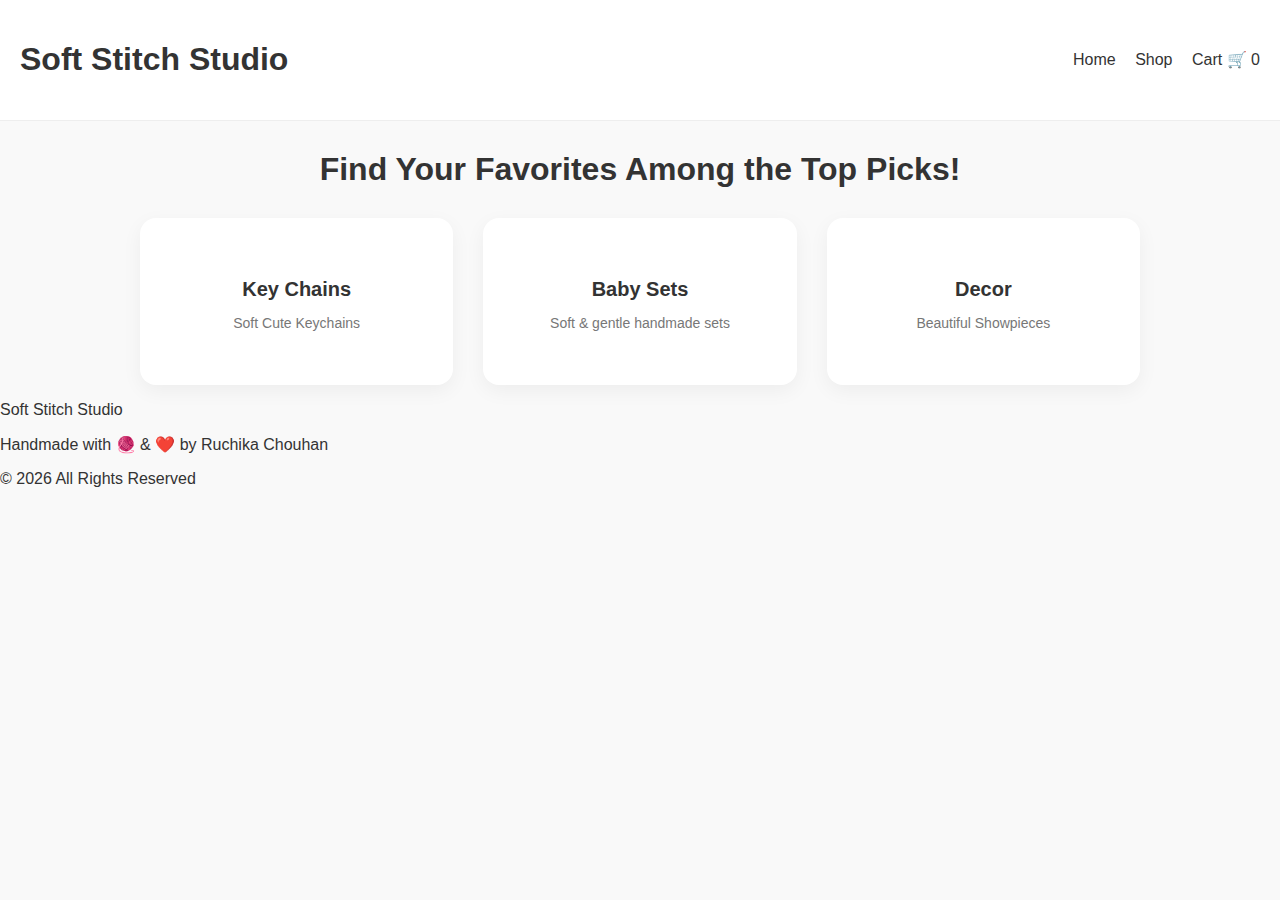
<file: index.html>
<!DOCTYPE html>
<html lang="en">
<head>
  <meta charset="UTF-8">
  <title>Soft Stitch Studio</title>

  <link rel="stylesheet" href="base.css">
  <link rel="stylesheet" href="home.css">
</head>

<body>

  <!-- HEADER -->
  <header class="header">
    <h1>Soft Stitch Studio</h1>
    <nav>
      <a href="index.html">Home</a>
      <a href="categories.html">Shop</a>
      <a href="cart.html">
        Cart 🛒 <span id="cartCount">0</span>
      </a>
    </nav>
  </header>

  <!-- MAIN (Scrollable Area Only) -->
  <main>
    <h1 class="page-title">
      Find Your Favorites Among the Top Picks!
    </h1>

    <div class="category-grid">
      <a href="products.html?category=keychains" class="card">
        <h3>Key Chains</h3>
        <p>Soft Cute Keychains</p>
      </a>

      <a href="products.html?category=baby-sets" class="card">
        <h3>Baby Sets</h3>
        <p>Soft & gentle handmade sets</p>
      </a>

      <a href="products.html?category=decor" class="card">
        <h3>Decor</h3>
        <p>Beautiful Showpieces</p>
      </a>
    </div>
  </main>

  <footer class="site-footer">
    <div class="footer-content">
      <p class="footer-brand">Soft Stitch Studio</p>
      <p class="footer-tagline">
        Handmade with 🧶 & ❤️ by 
        <span class="creator-name">Ruchika Chouhan</span>
      </p>
      <p class="footer-copy">© 2026 All Rights Reserved</p>
    </div>
  </footer>



  <script src="cart.js"></script>
</body>
</html>
</file>
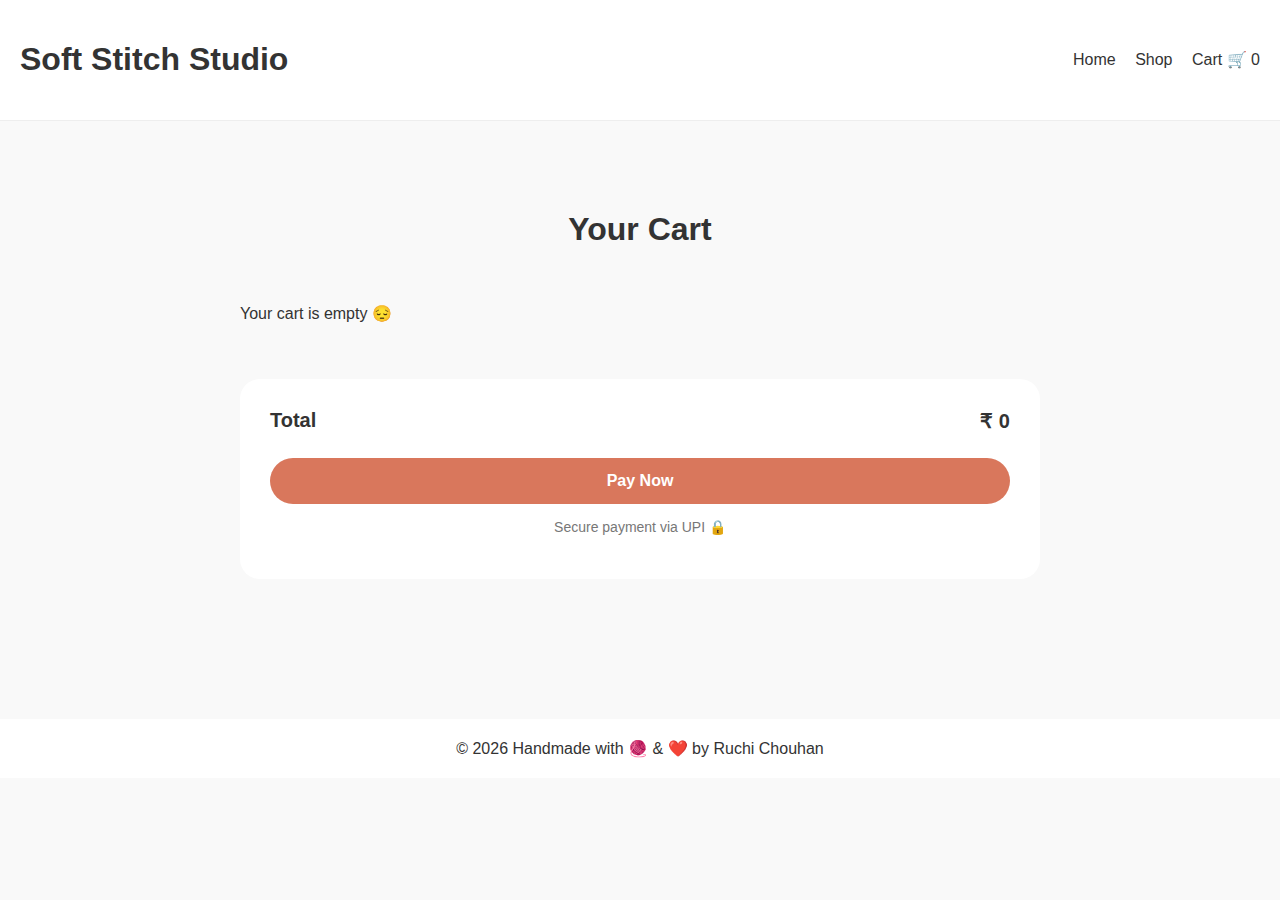
<file: cart.html>
<!DOCTYPE html>
<html lang="en">
<head>
  <meta charset="UTF-8">
  <title>Your Cart | Soft Stitch Studio</title>

  <link rel="stylesheet" href="base.css">
  <link rel="stylesheet" href="cart.css">
</head>

<body>

  <!-- HEADER -->
  <header class="header">
    <h1>Soft Stitch Studio</h1>
    <nav>
      <a href="index.html">Home</a>
      <a href="categories.html">Shop</a>
      <a href="cart.html">
        Cart 🛒 <span id="cartCount">0</span>
      </a>
    </nav>
  </header>

  <!-- MAIN CONTENT -->
  <main class="page-wrapper">

    <div class="cart-wrapper">
      <h2 class="page-title">Your Cart</h2>

      <div id="cartContainer" class="cart-container"></div>

      <div class="cart-summary">
        <div class="summary-row">
          <span>Total</span>
          <strong id="cartTotal">₹ 0</strong>
        </div>

        <button class="checkout-btn" onclick="payNow()">
          Pay Now
        </button>

        <p class="note">
          Secure payment via UPI 🔒
        </p>
      </div>
    </div>

  </main>

  <!-- FOOTER -->
  <footer class="footer">
    © 2026 Handmade with 🧶 & ❤️ by Ruchi Chouhan
  </footer>

  <script src="cart.js"></script>
  <script>
    renderCart();
  </script>

</body>
</html>
</file>
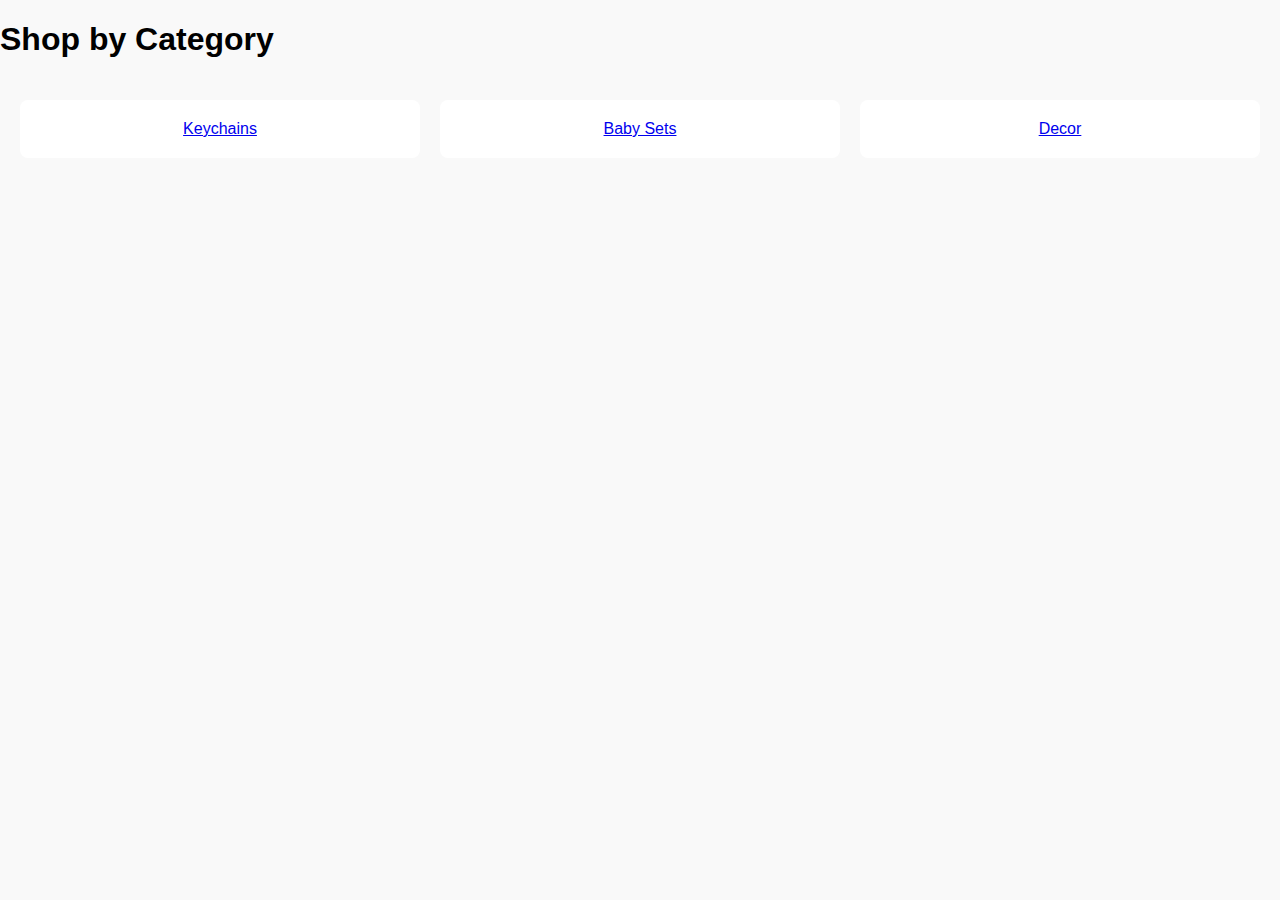
<file: categories.html>
<!DOCTYPE html>
<html>
<head>
  <title>Categories</title>
  <link rel="stylesheet" href="style.css">
</head>
<body>

<h1 class="page-title">Shop by Category</h1>

<div class="category-grid">
  <a href="products.html?category=keychains" class="card">Keychains</a>
  <a href="products.html?category=baby-sets" class="card">Baby Sets</a>
  <a href="products.html?category=decor" class="card">Decor</a>
</div>

</body>
</html>
</file>
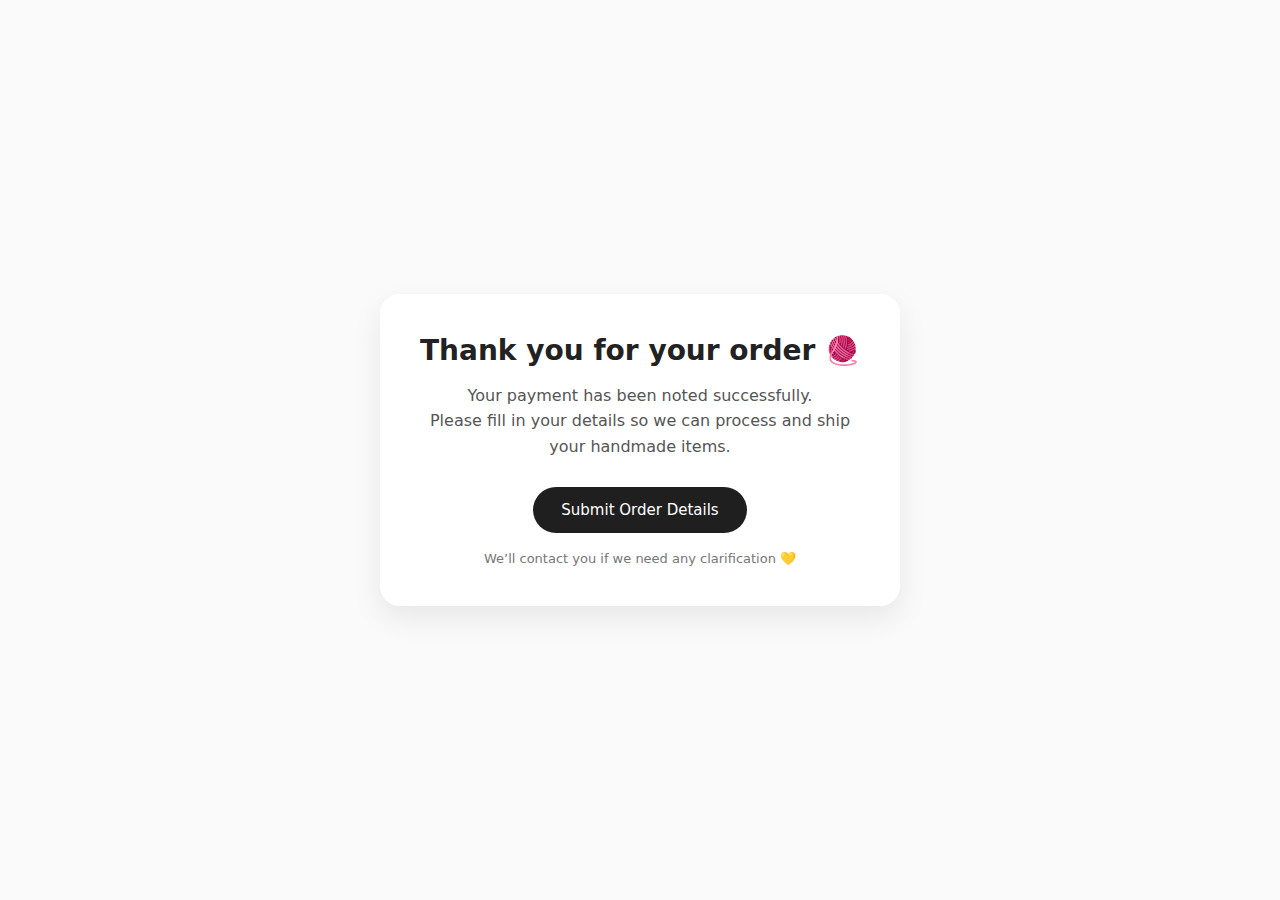
<file: order-confirmation.html>
<!DOCTYPE html>
<html lang="en">
<head>
  <meta charset="UTF-8" />
  <title>Order Confirmation | Soft Stitch Studio</title>
  <meta name="viewport" content="width=device-width, initial-scale=1.0" />

  <!-- Page CSS -->
  <link rel="stylesheet" href="order-confirmation.css" />
</head>

<body>

  <div class="order-box">
    <h1>Thank you for your order 🧶</h1>

    <p>
      Your payment has been noted successfully.<br />
      Please fill in your details so we can process and ship your handmade items.
    </p>

    <!-- Google Form Link -->
    <a
      href="https://docs.google.com/forms/d/e/YOUR_REAL_FORM_ID/viewform"
      target="_blank"
      rel="noopener noreferrer"
    >
      Submit Order Details
    </a>

    <div class="order-note">
      We’ll contact you if we need any clarification 💛
    </div>
  </div>

</body>
</html>
</file>
<file: base.css>
/* css/base.css */

* {
  box-sizing: border-box;
}

body {
  margin: 0;
  font-family: Arial, sans-serif;
  background: #f9f9f9;
  color: #333;
}

a {
  text-decoration: none;
  color: inherit;
}

.header {
  display: flex;
  justify-content: space-between;
  align-items: center;
  padding: 20px;
  background: white;
  border-bottom: 1px solid #eee;
}

.header nav a {
  margin-left: 15px;
}

.footer {
  text-align: center;
  padding: 20px;
  background: white;
  margin-top: 40px;
}

button {
  padding: 10px 16px;
  background: #222;
  color: white;
  border: none;
  cursor: pointer;
  border-radius: 4px;
}

button:hover {
  opacity: 0.85;
}

.page-title {
  text-align: center;
  margin: 30px 0;
}
</file>
<file: home.css>
/* ===============================
   HERO SECTION
================================= */
.hero {
  text-align: center;
  margin-bottom: 40px;
}

/* ===============================
   CATEGORY GRID
================================= */

.category-grid {
  max-width: 1000px;
  margin: 0 auto;

  display: grid;
  grid-template-columns: repeat(auto-fit, minmax(260px, 1fr));
  gap: 30px;
}

.category-grid .card {
  background: #ffffff;
  padding: 40px 20px;
  text-align: center;
  border-radius: 16px;

  box-shadow: 0 6px 20px rgba(0,0,0,0.05);
  transition: all 0.25s ease;
}

.category-grid .card h3 {
  font-size: 20px;
  margin-bottom: 10px;
}

.category-grid .card p {
  font-size: 14px;
  color: #777;
}

.category-grid .card:hover {
  transform: translateY(-6px);
  box-shadow: 0 10px 30px rgba(0,0,0,0.08);
}

/* =====================================
   MOBILE – INDEX PAGE
===================================== */

@media (max-width: 768px) {

  .category-grid {
    display: flex;
    flex-direction: column;
    gap: 20px;
  }

  .category-card {
    padding: 25px 20px;
  }

  .category-card h2 {
    font-size: 18px;
  }

  .category-card p {
    font-size: 14px;
  }
}
</file>
<file: cart.css>
/* Page Wrapper (for sticky header/footer layout) */
.page-wrapper {
  flex: 1;
  padding: 60px 20px 100px;
  display: flex;
  justify-content: center;
}

/* Main Cart Container */
.cart-wrapper {
  width: 100%;
  max-width: 800px;
}

/* Page Title */
.page-title {
  text-align: center;
  font-size: 32px;
  margin-bottom: 40px;
  color: var(--text-dark);
}

/* Cart Items Container */
.cart-container {
  display: flex;
  flex-direction: column;
  gap: 16px;
}

/* Individual Cart Item */
.cart-item {
  background: white;
  padding: 20px 24px;
  border-radius: 18px;
  box-shadow: var(--shadow-soft);
  border: 1px solid var(--border-soft);
  display: flex;
  justify-content: space-between;
  align-items: center;
  transition: 0.3s ease;
}

.cart-item:hover {
  transform: translateY(-3px);
}

/* Cart Summary Card */
.cart-summary {
  background: white;
  padding: 30px;
  border-radius: 20px;
  box-shadow: var(--shadow-soft);
  border: 1px solid var(--border-soft);
  margin-top: 40px;
  text-align: center;
}

/* Total Row */
.summary-row {
  display: flex;
  justify-content: space-between;
  font-size: 20px;
  font-weight: 600;
  margin-bottom: 25px;
}

/* Checkout Button */
.checkout-btn {
  width: 100%;
  padding: 14px;
  font-size: 16px;
  font-weight: 600;
  background: #d9775c;
  color: white;
  border: none;
  border-radius: 30px;
  cursor: pointer;
  transition: 0.3s ease;
}

.checkout-btn:hover {
  background: #d9775c;
  transform: translateY(-2px);
}

/* Note */
.note {
  margin-top: 15px;
  font-size: 14px;
  color: #777;
}

/* =====================================
   MOBILE – CART PAGE
===================================== */

@media (max-width: 768px) {

  .page-wrapper {
    padding: 40px 15px 100px;
  }

  .cart-item {
    flex-direction: column;
    align-items: flex-start;
    gap: 10px;
  }

  .summary-row {
    flex-direction: column;
    gap: 10px;
    align-items: center;
  }

  .cart-summary {
    padding: 20px;
  }

  .checkout-btn {
    padding: 16px;
    font-size: 15px;
  }
}
</file>
<file: style.css>
body {
  font-family: Arial, sans-serif;
  margin: 0;
  background: #f9f9f9;
}

.header {
  display: flex;
  justify-content: space-between;
  padding: 20px;
  background: white;
}

.header a {
  margin-left: 15px;
  text-decoration: none;
}

.hero {
  text-align: center;
  padding: 40px;
}

.category-grid, .product-grid {
  display: grid;
  grid-template-columns: repeat(auto-fit, minmax(220px, 1fr));
  gap: 20px;
  padding: 20px;
}

.card, .product-card {
  background: white;
  padding: 20px;
  text-align: center;
  border-radius: 8px;
}

.product-card img {
  width: 100%;
  height: 200px;
  object-fit: cover;
}

button {
  padding: 10px 15px;
  margin-top: 10px;
  cursor: pointer;
}

.product-page {
  display: flex;
  gap: 30px;
  padding: 40px;
}

.footer {
  text-align: center;
  padding: 20px;
  background: white;
}
</file>
<file: order-confirmation.css>
/* Order Confirmation Page */

* {
  box-sizing: border-box;
  margin: 0;
  padding: 0;
}

body {
  font-family: "Segoe UI", system-ui, -apple-system, sans-serif;
  background: #fafafa;
  color: #222;
  min-height: 100vh;
  display: flex;
  align-items: center;
  justify-content: center;
}

/* Card */
.order-box {
  background: #ffffff;
  padding: 40px 36px;
  max-width: 520px;
  width: 100%;
  border-radius: 20px;
  box-shadow: 0 12px 30px rgba(0, 0, 0, 0.08);
  text-align: center;
}

/* Heading */
.order-box h1 {
  font-size: 28px;
  font-weight: 600;
  margin-bottom: 16px;
}

/* Text */
.order-box p {
  font-size: 16px;
  color: #555;
  line-height: 1.6;
  margin-bottom: 28px;
}

/* Button */
.order-box a {
  display: inline-block;
  padding: 14px 28px;
  background: #1f1f1f;
  color: #ffffff;
  text-decoration: none;
  border-radius: 999px;
  font-size: 15px;
  font-weight: 500;
  transition: transform 0.2s ease, box-shadow 0.2s ease;
}

.order-box a:hover {
  transform: translateY(-2px);
  box-shadow: 0 8px 20px rgba(0, 0, 0, 0.18);
}

/* Small helper text */
.order-note {
  margin-top: 18px;
  font-size: 13px;
  color: #777;
}
</file>
